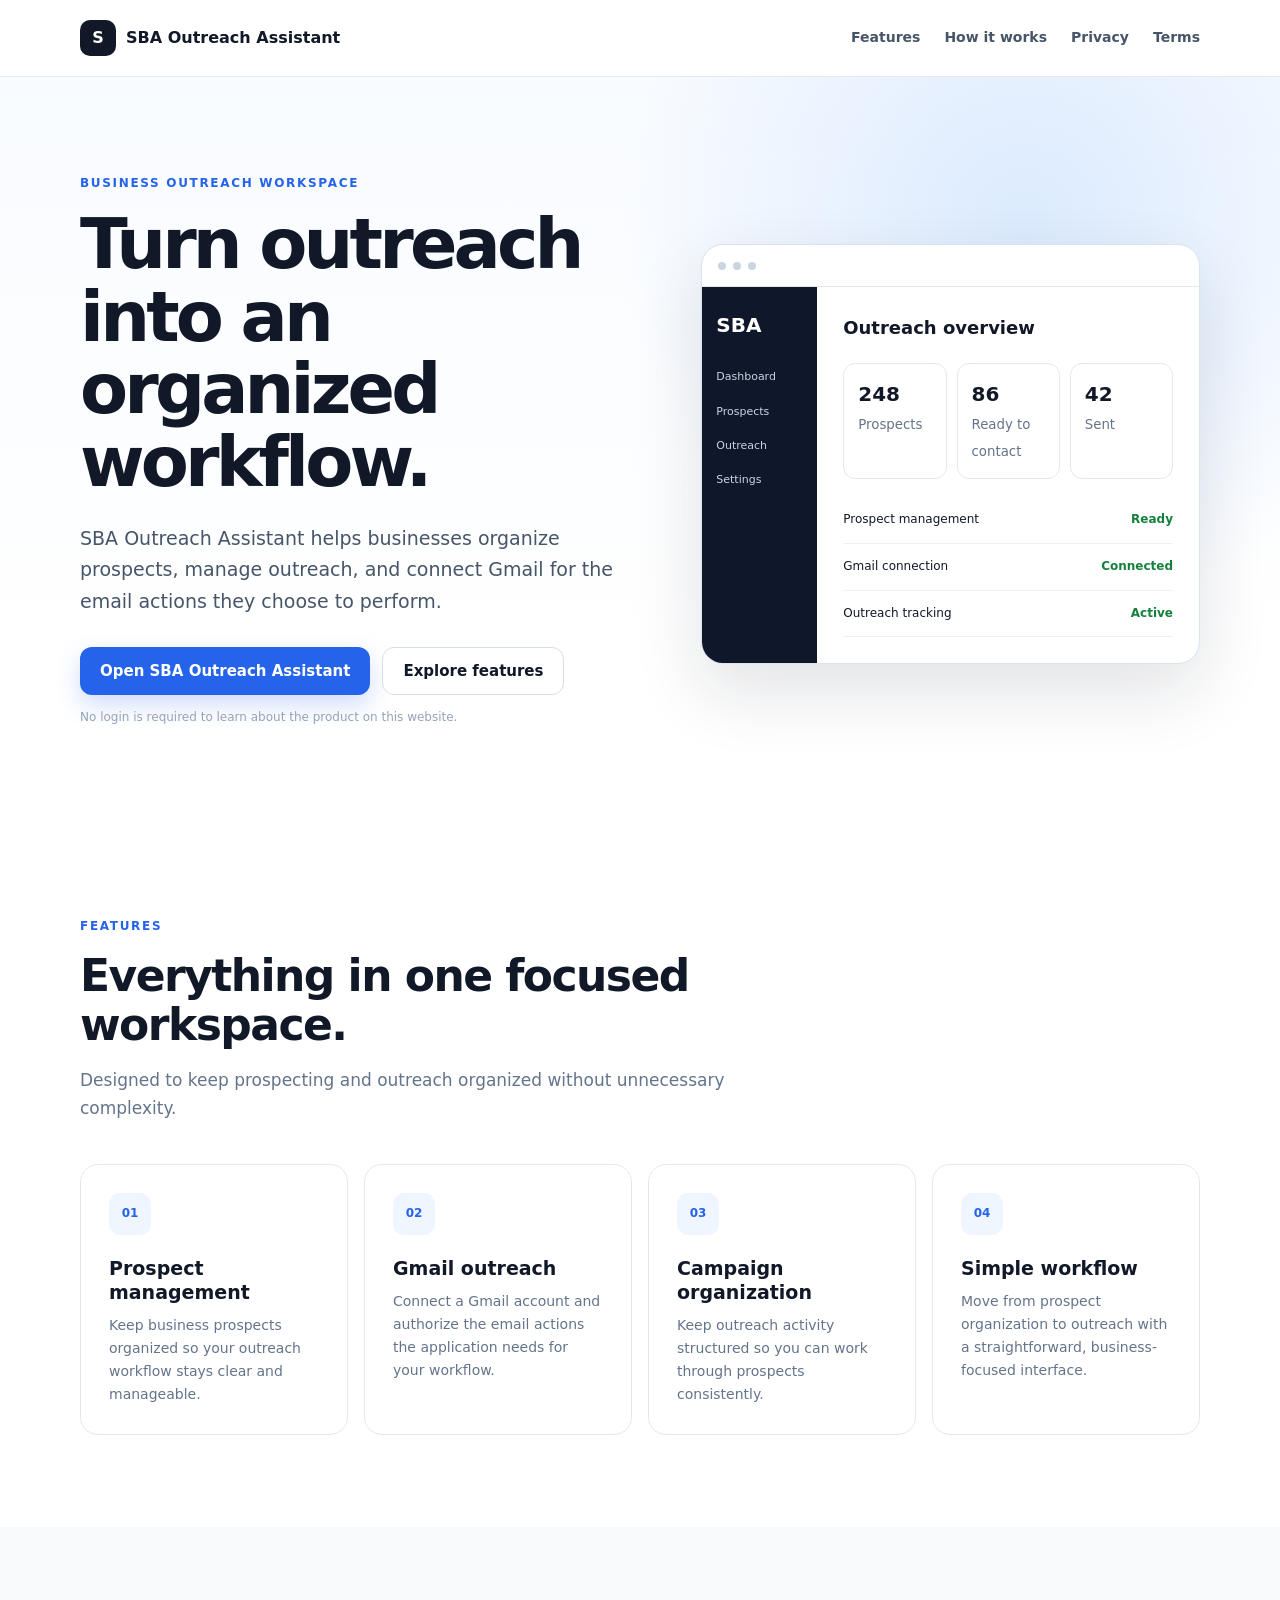
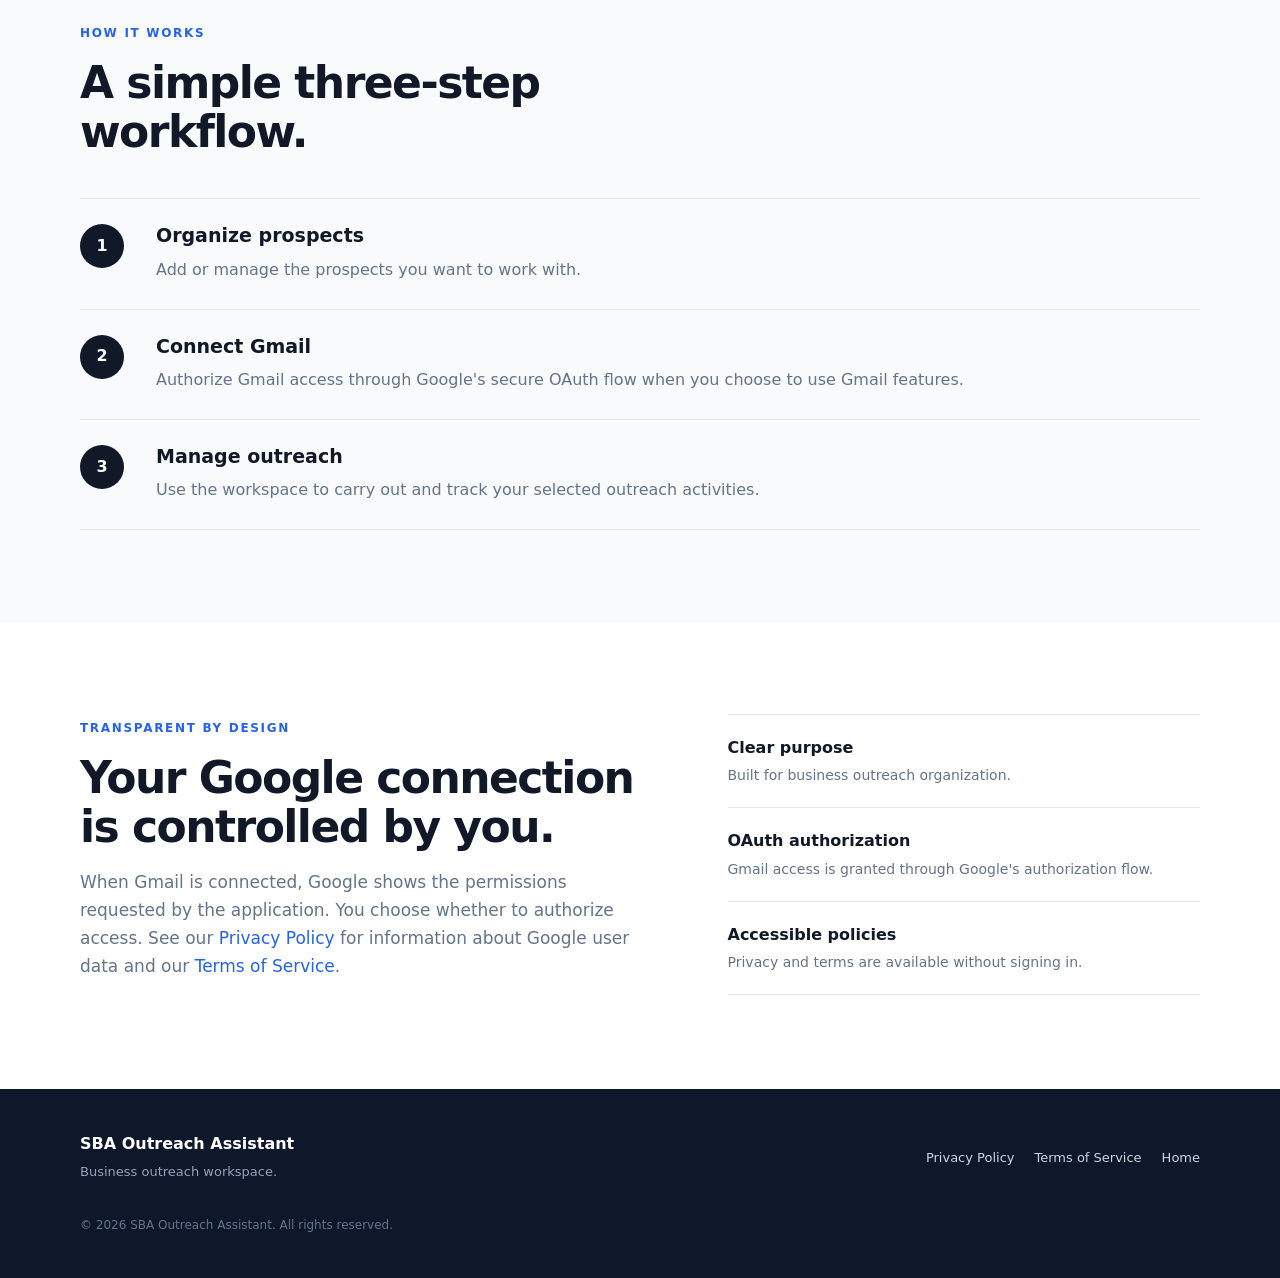
<file: index.html>
<!doctype html>
<html lang="en">
<head><meta charset="utf-8"><meta name="viewport" content="width=device-width,initial-scale=1"><meta name="description" content="SBA Outreach Assistant helps businesses organize prospects and manage Gmail outreach from one simple workspace."><title>SBA Outreach Assistant</title><link rel="stylesheet" href="style.css"></head>
<body>
<header class="site-header"><div class="container nav-wrap"><a class="brand" href="index.html"><span class="brand-mark">S</span><span>SBA Outreach Assistant</span></a><nav><a href="#features">Features</a><a href="#how-it-works">How it works</a><a href="privacy.html">Privacy</a><a href="terms.html">Terms</a></nav></div></header>
<main>
<section class="hero"><div class="container hero-grid"><div><span class="eyebrow">BUSINESS OUTREACH WORKSPACE</span><h1>Turn outreach into an organized workflow.</h1><p class="hero-copy">SBA Outreach Assistant helps businesses organize prospects, manage outreach, and connect Gmail for the email actions they choose to perform.</p><div class="hero-actions"><a class="button button-primary" href="YOUR_APP_URL">Open SBA Outreach Assistant</a><a class="button button-secondary" href="#features">Explore features</a></div><p class="small-note">No login is required to learn about the product on this website.</p></div><div class="hero-card"><div class="window-bar"><span></span><span></span><span></span></div><div class="mock-dashboard"><div class="mock-sidebar"><strong>SBA</strong><span>Dashboard</span><span>Prospects</span><span>Outreach</span><span>Settings</span></div><div class="mock-main"><div class="mock-title">Outreach overview</div><div class="stats"><div><b>248</b><small>Prospects</small></div><div><b>86</b><small>Ready to contact</small></div><div><b>42</b><small>Sent</small></div></div><div class="mock-row"><span>Prospect management</span><i>Ready</i></div><div class="mock-row"><span>Gmail connection</span><i>Connected</i></div><div class="mock-row"><span>Outreach tracking</span><i>Active</i></div></div></div></div></div></section>
<section id="features" class="section"><div class="container"><div class="section-heading"><span class="eyebrow">FEATURES</span><h2>Everything in one focused workspace.</h2><p>Designed to keep prospecting and outreach organized without unnecessary complexity.</p></div><div class="feature-grid"><article class="feature-card"><div class="icon">01</div><h3>Prospect management</h3><p>Keep business prospects organized so your outreach workflow stays clear and manageable.</p></article><article class="feature-card"><div class="icon">02</div><h3>Gmail outreach</h3><p>Connect a Gmail account and authorize the email actions the application needs for your workflow.</p></article><article class="feature-card"><div class="icon">03</div><h3>Campaign organization</h3><p>Keep outreach activity structured so you can work through prospects consistently.</p></article><article class="feature-card"><div class="icon">04</div><h3>Simple workflow</h3><p>Move from prospect organization to outreach with a straightforward, business-focused interface.</p></article></div></div></section>
<section id="how-it-works" class="section section-muted"><div class="container"><div class="section-heading"><span class="eyebrow">HOW IT WORKS</span><h2>A simple three-step workflow.</h2></div><div class="steps"><div class="step"><span>1</span><div><h3>Organize prospects</h3><p>Add or manage the prospects you want to work with.</p></div></div><div class="step"><span>2</span><div><h3>Connect Gmail</h3><p>Authorize Gmail access through Google's secure OAuth flow when you choose to use Gmail features.</p></div></div><div class="step"><span>3</span><div><h3>Manage outreach</h3><p>Use the workspace to carry out and track your selected outreach activities.</p></div></div></div></div></section>
<section class="trust-section"><div class="container trust-grid"><div><span class="eyebrow">TRANSPARENT BY DESIGN</span><h2>Your Google connection is controlled by you.</h2><p>When Gmail is connected, Google shows the permissions requested by the application. You choose whether to authorize access. See our <a href="privacy.html">Privacy Policy</a> for information about Google user data and our <a href="terms.html">Terms of Service</a>.</p></div><div class="trust-list"><div><strong>Clear purpose</strong><span>Built for business outreach organization.</span></div><div><strong>OAuth authorization</strong><span>Gmail access is granted through Google's authorization flow.</span></div><div><strong>Accessible policies</strong><span>Privacy and terms are available without signing in.</span></div></div></div></section>
</main>
<footer class="site-footer"><div class="container footer-wrap"><div><strong>SBA Outreach Assistant</strong><span>Business outreach workspace.</span></div><div class="footer-links"><a href="privacy.html">Privacy Policy</a><a href="terms.html">Terms of Service</a><a href="index.html">Home</a></div><div class="copyright">© 2026 SBA Outreach Assistant. All rights reserved.</div></div></footer>
</body></html>
</file>
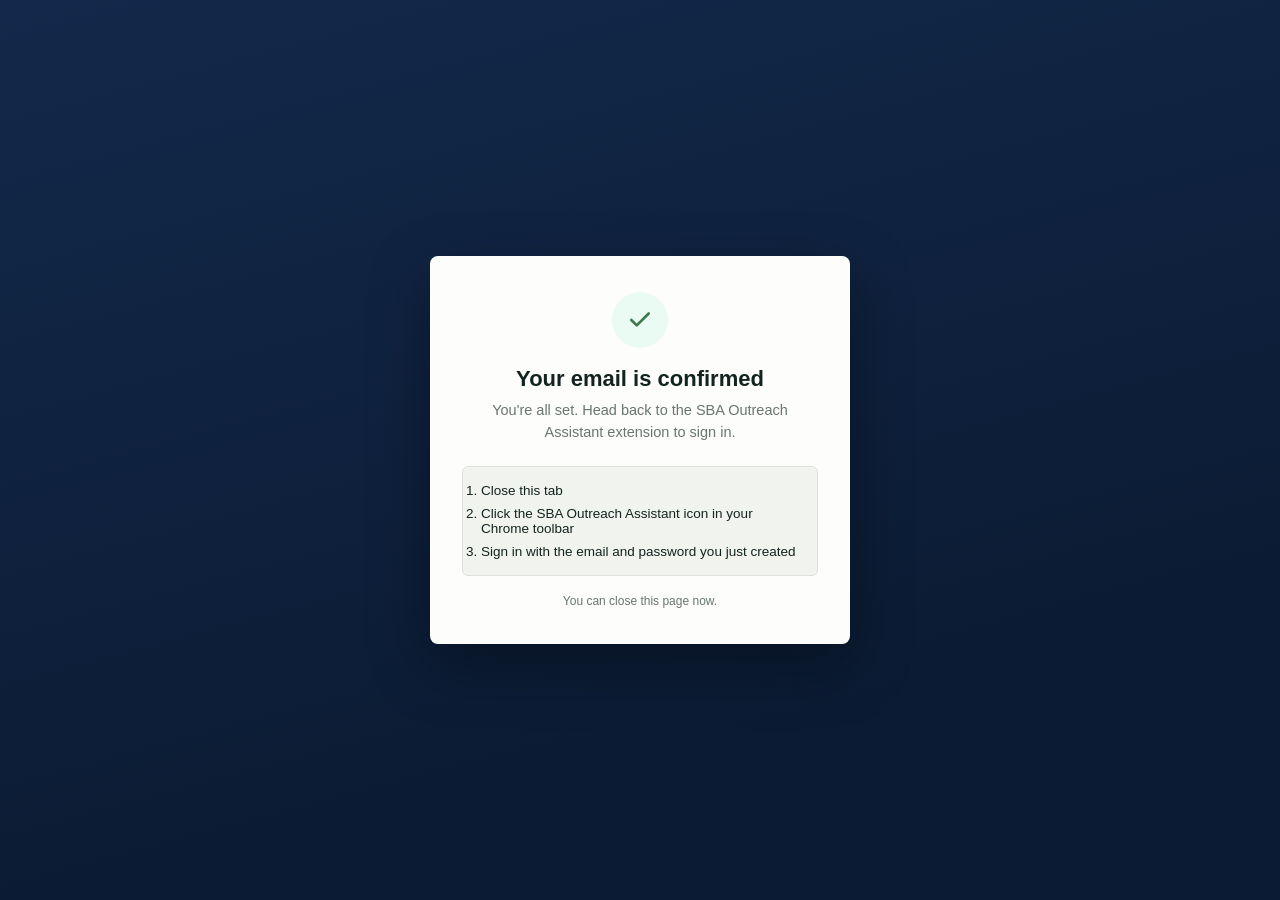
<file: confirmed.html>
<!DOCTYPE html>
<html lang="en">
<head>
<meta charset="utf-8">
<meta name="viewport" content="width=device-width, initial-scale=1">
<title>Email confirmed — SBA Outreach Assistant</title>
<style>
  :root{
    --ink:#132420; --route:#0f6b5c; --route-deep:#0b524a;
    --waypoint:#b8720e; --paper:#f1f3ee; --card:#fdfdfb; --line:#dde3da; --muted:#68766e;
  }
  *{box-sizing:border-box}
  body{margin:0;min-height:100vh;display:flex;align-items:center;justify-content:center;
    background:linear-gradient(165deg,#13294b,#0b1b33 75%);
    font-family:-apple-system,BlinkMacSystemFont,"Segoe UI",Roboto,Arial,sans-serif;padding:24px}
  .card{background:var(--card);border-radius:8px;max-width:420px;width:100%;padding:36px 32px;
    text-align:center;box-shadow:0 20px 60px rgba(0,0,0,.35)}
  .check{width:56px;height:56px;border-radius:50%;background:#eafbf3;display:flex;align-items:center;
    justify-content:center;margin:0 auto 18px}
  h1{font-size:22px;margin:0 0 8px;color:var(--ink);font-weight:700}
  p{color:var(--muted);font-size:14.5px;line-height:1.5;margin:0 0 22px}
  .steps{text-align:left;background:var(--paper);border:1px solid var(--line);border-radius:6px;
    padding:16px 18px;margin-bottom:8px;font-size:13.5px;color:var(--ink)}
  .steps li{margin-bottom:8px}
  .steps li:last-child{margin-bottom:0}
  .small{font-size:12px;color:var(--muted);margin-top:18px}
</style>
</head>
<body>
  <div class="card">
    <div class="check">
      <svg width="26" height="26" viewBox="0 0 24 24" fill="none" stroke="#3f7a4e" stroke-width="2.5" stroke-linecap="round" stroke-linejoin="round"><polyline points="20 6 9 17 4 12"/></svg>
    </div>
    <h1>Your email is confirmed</h1>
    <p>You're all set. Head back to the SBA Outreach Assistant extension to sign in.</p>
    <ol class="steps">
      <li>Close this tab</li>
      <li>Click the SBA Outreach Assistant icon in your Chrome toolbar</li>
      <li>Sign in with the email and password you just created</li>
    </ol>
    <div class="small">You can close this page now.</div>
  </div>
</body>
</html>
</file>
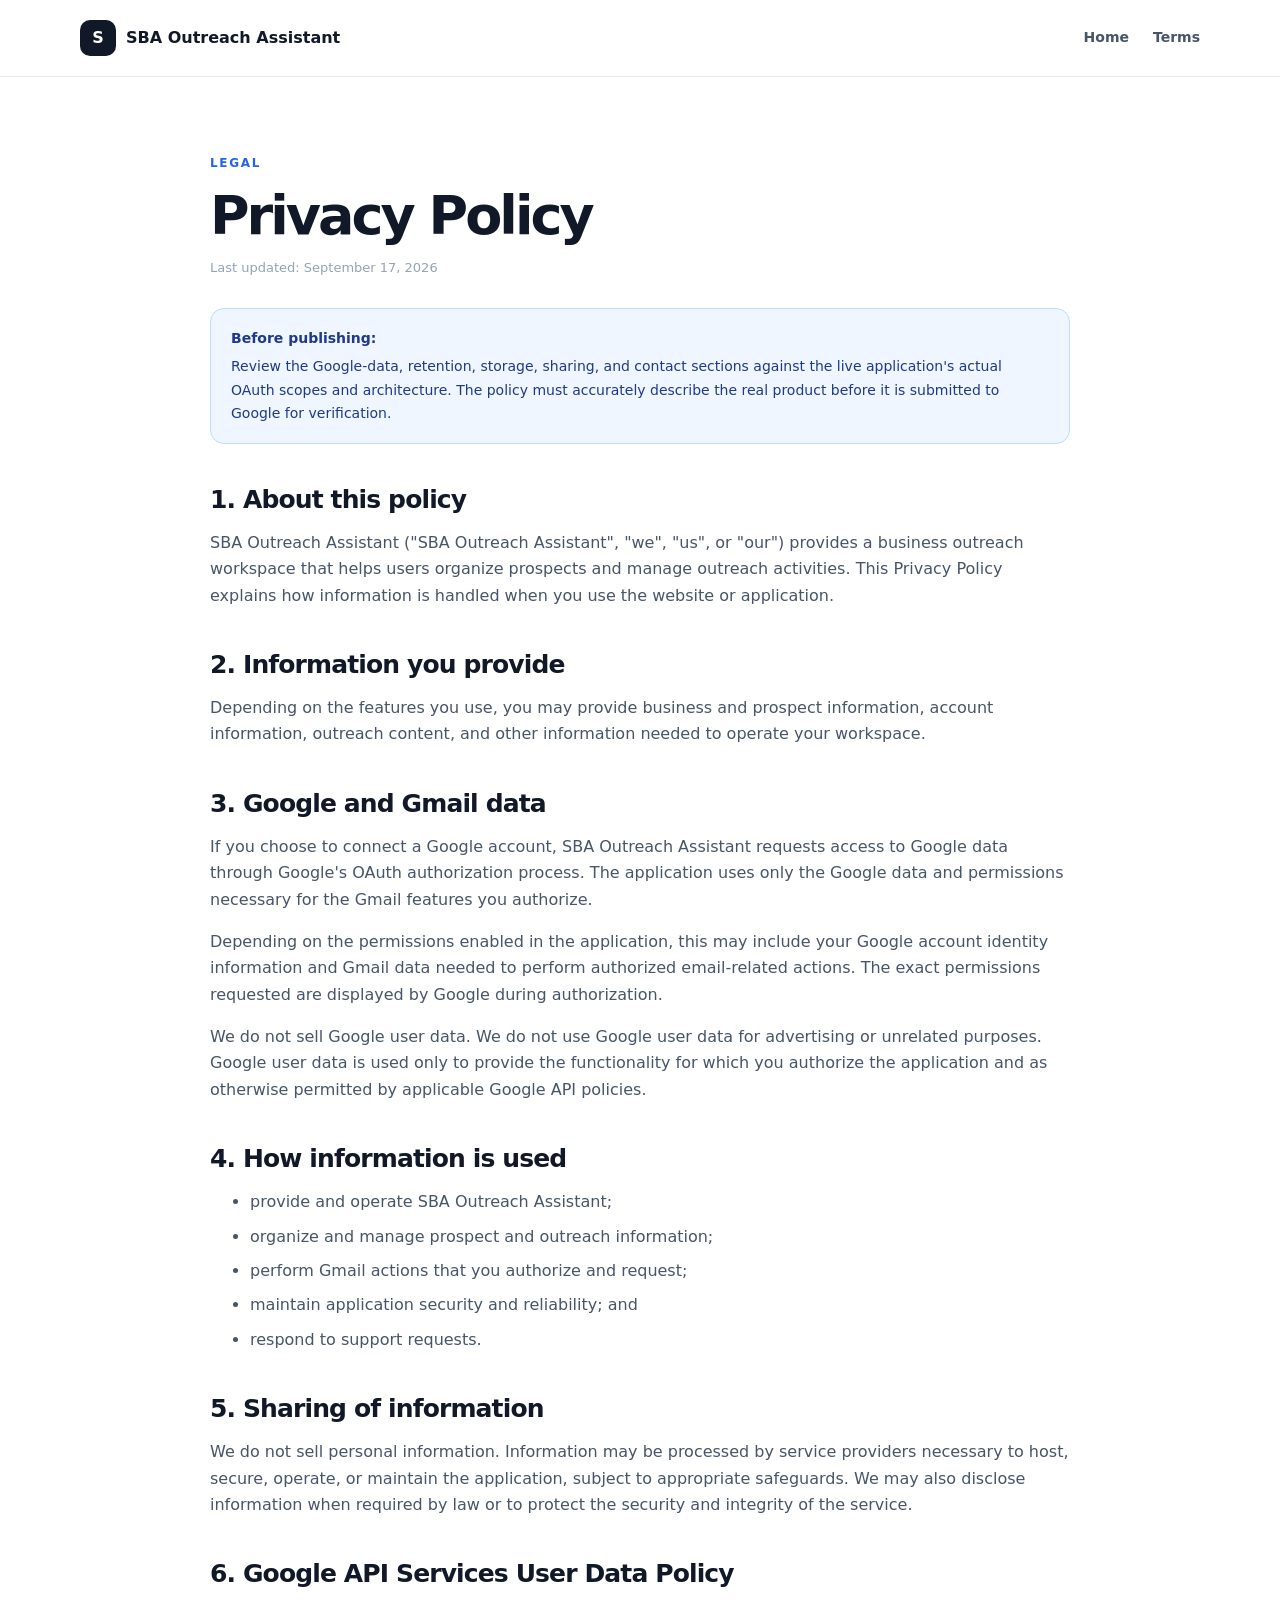
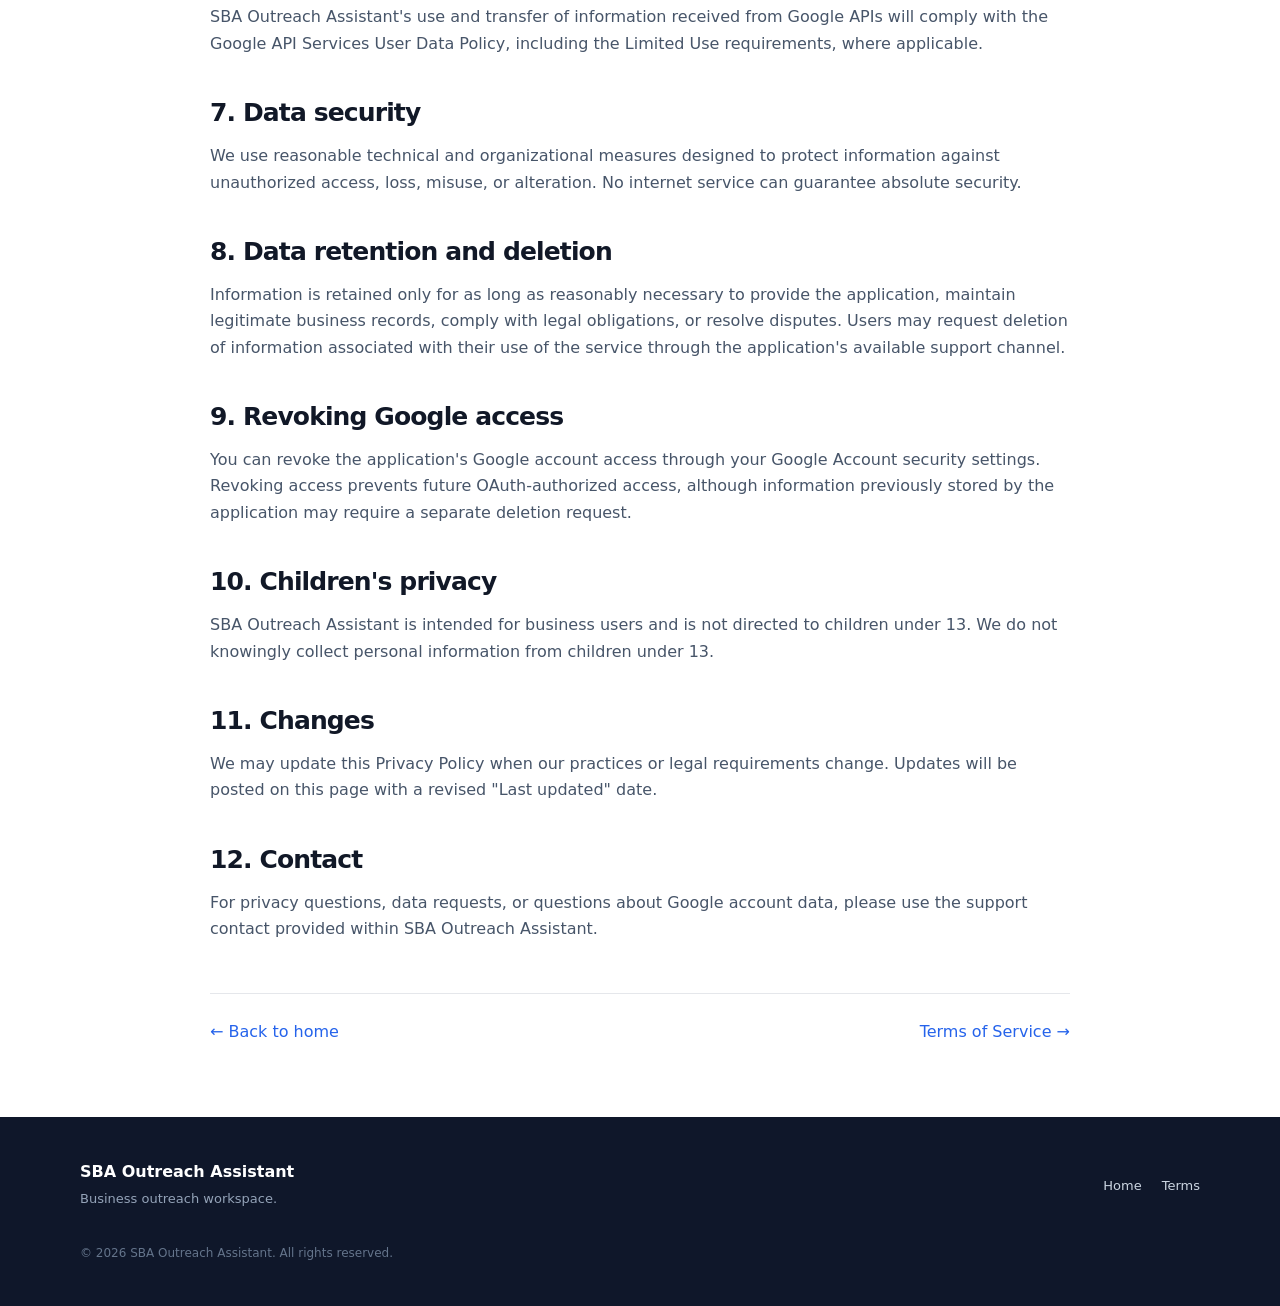
<file: privacy.html>
<!doctype html><html lang="en"><head><meta charset="utf-8"><meta name="viewport" content="width=device-width,initial-scale=1"><meta name="description" content="Privacy Policy for SBA Outreach Assistant."><title>Privacy Policy | SBA Outreach Assistant</title><link rel="stylesheet" href="style.css"></head><body>
<header class="site-header"><div class="container nav-wrap"><a class="brand" href="index.html"><span class="brand-mark">S</span><span>SBA Outreach Assistant</span></a><nav><a href="index.html">Home</a><a href="terms.html">Terms</a></nav></div></header>
<main class="legal-page"><div class="container legal-container"><span class="eyebrow">LEGAL</span><h1>Privacy Policy</h1><p class="updated">Last updated: September 17, 2026</p><div class="notice"><strong>Before publishing:</strong> Review the Google-data, retention, storage, sharing, and contact sections against the live application's actual OAuth scopes and architecture. The policy must accurately describe the real product before it is submitted to Google for verification.</div>
<h2>1. About this policy</h2><p>SBA Outreach Assistant ("SBA Outreach Assistant", "we", "us", or "our") provides a business outreach workspace that helps users organize prospects and manage outreach activities. This Privacy Policy explains how information is handled when you use the website or application.</p>
<h2>2. Information you provide</h2><p>Depending on the features you use, you may provide business and prospect information, account information, outreach content, and other information needed to operate your workspace.</p>
<h2>3. Google and Gmail data</h2><p>If you choose to connect a Google account, SBA Outreach Assistant requests access to Google data through Google's OAuth authorization process. The application uses only the Google data and permissions necessary for the Gmail features you authorize.</p><p>Depending on the permissions enabled in the application, this may include your Google account identity information and Gmail data needed to perform authorized email-related actions. The exact permissions requested are displayed by Google during authorization.</p><p>We do not sell Google user data. We do not use Google user data for advertising or unrelated purposes. Google user data is used only to provide the functionality for which you authorize the application and as otherwise permitted by applicable Google API policies.</p>
<h2>4. How information is used</h2><ul><li>provide and operate SBA Outreach Assistant;</li><li>organize and manage prospect and outreach information;</li><li>perform Gmail actions that you authorize and request;</li><li>maintain application security and reliability; and</li><li>respond to support requests.</li></ul>
<h2>5. Sharing of information</h2><p>We do not sell personal information. Information may be processed by service providers necessary to host, secure, operate, or maintain the application, subject to appropriate safeguards. We may also disclose information when required by law or to protect the security and integrity of the service.</p>
<h2>6. Google API Services User Data Policy</h2><p>SBA Outreach Assistant's use and transfer of information received from Google APIs will comply with the Google API Services User Data Policy, including the Limited Use requirements, where applicable.</p>
<h2>7. Data security</h2><p>We use reasonable technical and organizational measures designed to protect information against unauthorized access, loss, misuse, or alteration. No internet service can guarantee absolute security.</p>
<h2>8. Data retention and deletion</h2><p>Information is retained only for as long as reasonably necessary to provide the application, maintain legitimate business records, comply with legal obligations, or resolve disputes. Users may request deletion of information associated with their use of the service through the application's available support channel.</p>
<h2>9. Revoking Google access</h2><p>You can revoke the application's Google account access through your Google Account security settings. Revoking access prevents future OAuth-authorized access, although information previously stored by the application may require a separate deletion request.</p>
<h2>10. Children's privacy</h2><p>SBA Outreach Assistant is intended for business users and is not directed to children under 13. We do not knowingly collect personal information from children under 13.</p>
<h2>11. Changes</h2><p>We may update this Privacy Policy when our practices or legal requirements change. Updates will be posted on this page with a revised "Last updated" date.</p>
<h2>12. Contact</h2><p>For privacy questions, data requests, or questions about Google account data, please use the support contact provided within SBA Outreach Assistant.</p><div class="legal-nav"><a href="index.html">← Back to home</a><a href="terms.html">Terms of Service →</a></div></div></main>
<footer class="site-footer"><div class="container footer-wrap"><div><strong>SBA Outreach Assistant</strong><span>Business outreach workspace.</span></div><div class="footer-links"><a href="index.html">Home</a><a href="terms.html">Terms</a></div><div class="copyright">© 2026 SBA Outreach Assistant. All rights reserved.</div></div></footer></body></html>
</file>
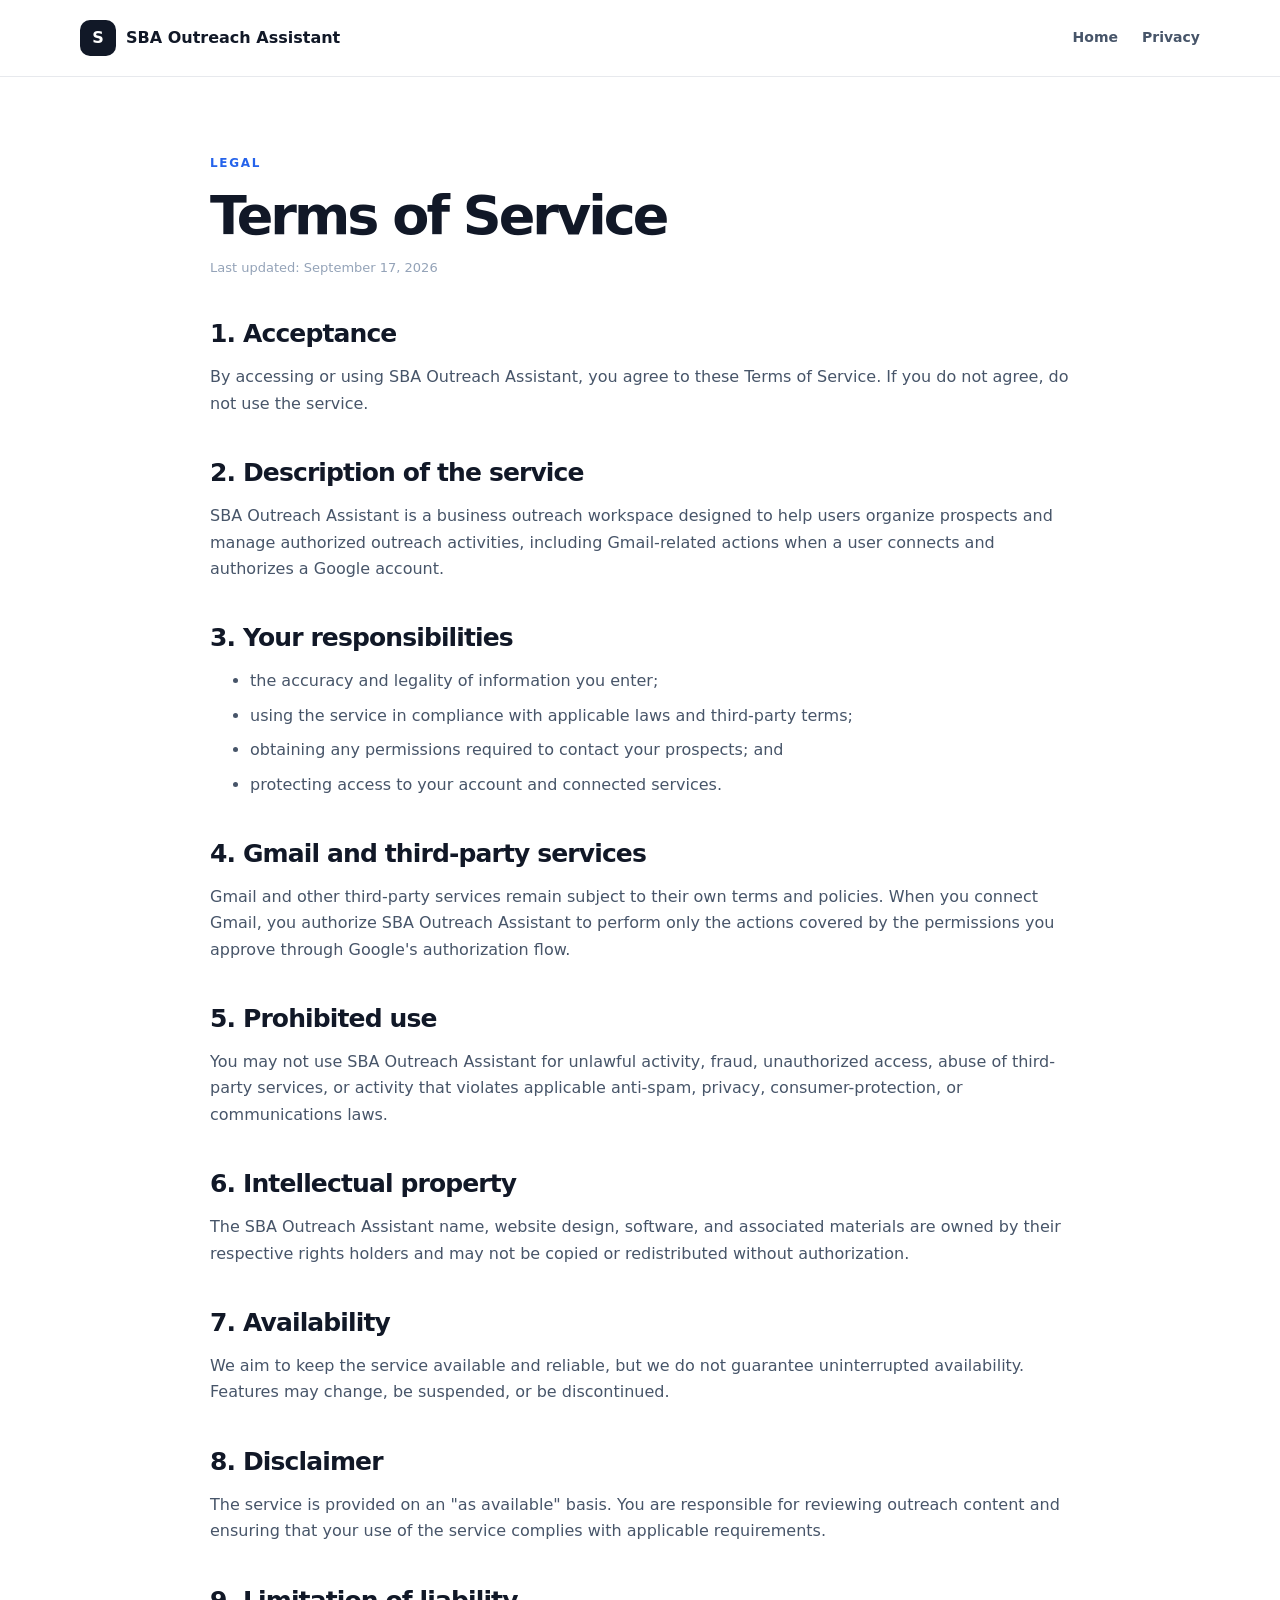
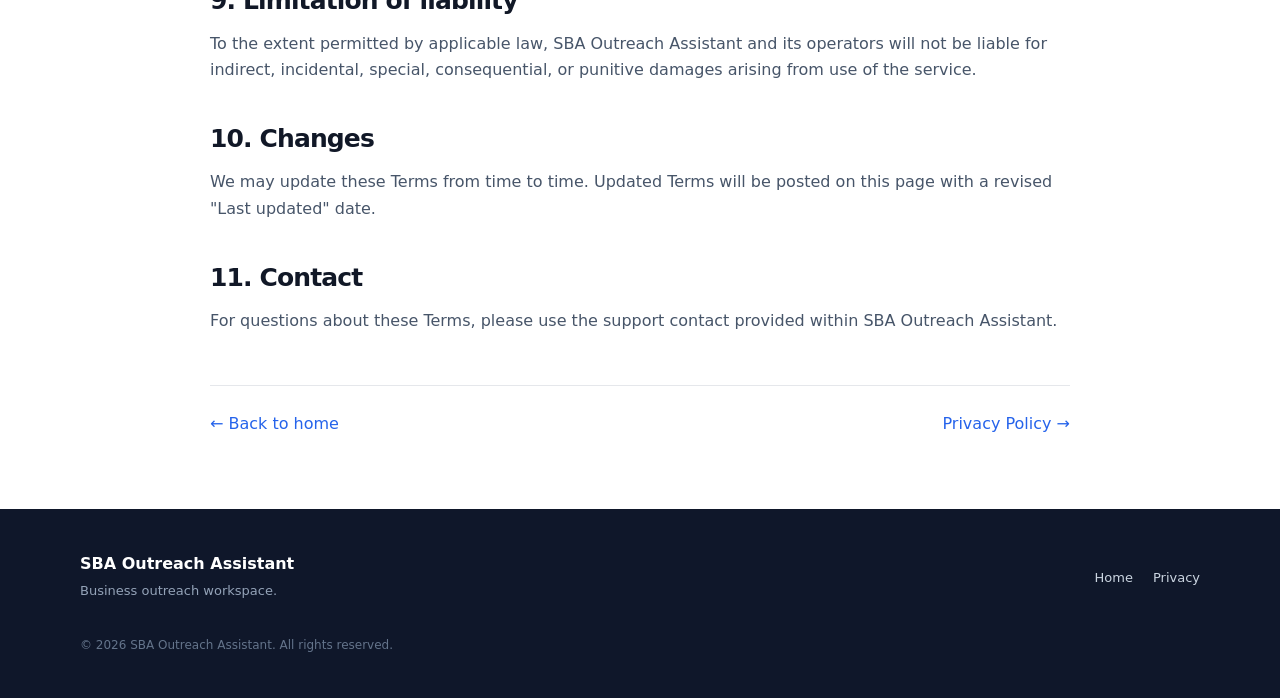
<file: terms.html>
<!doctype html><html lang="en"><head><meta charset="utf-8"><meta name="viewport" content="width=device-width,initial-scale=1"><meta name="description" content="Terms of Service for SBA Outreach Assistant."><title>Terms of Service | SBA Outreach Assistant</title><link rel="stylesheet" href="style.css"></head><body>
<header class="site-header"><div class="container nav-wrap"><a class="brand" href="index.html"><span class="brand-mark">S</span><span>SBA Outreach Assistant</span></a><nav><a href="index.html">Home</a><a href="privacy.html">Privacy</a></nav></div></header>
<main class="legal-page"><div class="container legal-container"><span class="eyebrow">LEGAL</span><h1>Terms of Service</h1><p class="updated">Last updated: September 17, 2026</p>
<h2>1. Acceptance</h2><p>By accessing or using SBA Outreach Assistant, you agree to these Terms of Service. If you do not agree, do not use the service.</p>
<h2>2. Description of the service</h2><p>SBA Outreach Assistant is a business outreach workspace designed to help users organize prospects and manage authorized outreach activities, including Gmail-related actions when a user connects and authorizes a Google account.</p>
<h2>3. Your responsibilities</h2><ul><li>the accuracy and legality of information you enter;</li><li>using the service in compliance with applicable laws and third-party terms;</li><li>obtaining any permissions required to contact your prospects; and</li><li>protecting access to your account and connected services.</li></ul>
<h2>4. Gmail and third-party services</h2><p>Gmail and other third-party services remain subject to their own terms and policies. When you connect Gmail, you authorize SBA Outreach Assistant to perform only the actions covered by the permissions you approve through Google's authorization flow.</p>
<h2>5. Prohibited use</h2><p>You may not use SBA Outreach Assistant for unlawful activity, fraud, unauthorized access, abuse of third-party services, or activity that violates applicable anti-spam, privacy, consumer-protection, or communications laws.</p>
<h2>6. Intellectual property</h2><p>The SBA Outreach Assistant name, website design, software, and associated materials are owned by their respective rights holders and may not be copied or redistributed without authorization.</p>
<h2>7. Availability</h2><p>We aim to keep the service available and reliable, but we do not guarantee uninterrupted availability. Features may change, be suspended, or be discontinued.</p>
<h2>8. Disclaimer</h2><p>The service is provided on an "as available" basis. You are responsible for reviewing outreach content and ensuring that your use of the service complies with applicable requirements.</p>
<h2>9. Limitation of liability</h2><p>To the extent permitted by applicable law, SBA Outreach Assistant and its operators will not be liable for indirect, incidental, special, consequential, or punitive damages arising from use of the service.</p>
<h2>10. Changes</h2><p>We may update these Terms from time to time. Updated Terms will be posted on this page with a revised "Last updated" date.</p>
<h2>11. Contact</h2><p>For questions about these Terms, please use the support contact provided within SBA Outreach Assistant.</p><div class="legal-nav"><a href="index.html">← Back to home</a><a href="privacy.html">Privacy Policy →</a></div></div></main>
<footer class="site-footer"><div class="container footer-wrap"><div><strong>SBA Outreach Assistant</strong><span>Business outreach workspace.</span></div><div class="footer-links"><a href="index.html">Home</a><a href="privacy.html">Privacy</a></div><div class="copyright">© 2026 SBA Outreach Assistant. All rights reserved.</div></div></footer></body></html>
</file>
<file: style.css>
*{box-sizing:border-box}:root{--ink:#111827;--muted:#64748b;--line:#e5e7eb;--soft:#f8fafc;--brand:#2563eb;--brand-dark:#1d4ed8}html{scroll-behavior:smooth}body{margin:0;font-family:Inter,ui-sans-serif,system-ui,-apple-system,BlinkMacSystemFont,"Segoe UI",sans-serif;color:var(--ink);background:#fff;line-height:1.65}a{color:var(--brand);text-decoration:none}a:hover{text-decoration:underline}.container{width:min(1120px,calc(100% - 40px));margin:auto}.site-header{position:sticky;top:0;z-index:20;background:rgba(255,255,255,.94);backdrop-filter:blur(12px);border-bottom:1px solid rgba(229,231,235,.9)}.nav-wrap{min-height:76px;display:flex;align-items:center;justify-content:space-between;gap:24px}.brand{display:flex;align-items:center;gap:10px;color:var(--ink);font-weight:800}.brand:hover{text-decoration:none}.brand-mark{display:grid;place-items:center;width:36px;height:36px;border-radius:10px;background:var(--ink);color:#fff;font-weight:900}nav{display:flex;gap:24px;align-items:center}nav a{color:#475569;font-size:14px;font-weight:600}.hero{padding:92px 0 80px;background:radial-gradient(circle at 80% 20%,#dbeafe 0,transparent 34%),linear-gradient(180deg,#f8fbff 0,#fff 80%)}.hero-grid{display:grid;grid-template-columns:1.05fr .95fr;gap:70px;align-items:center}.eyebrow{display:inline-block;font-size:12px;font-weight:800;letter-spacing:.14em;color:var(--brand);margin-bottom:14px}h1{font-size:clamp(44px,6vw,70px);line-height:1.04;letter-spacing:-.055em;margin:0 0 24px}h2{font-size:clamp(30px,4vw,44px);line-height:1.12;letter-spacing:-.035em;margin:0 0 14px}h3{font-size:19px;line-height:1.25;margin:0 0 9px}.hero-copy{font-size:19px;color:#475569;max-width:650px;margin:0 0 30px}.hero-actions{display:flex;gap:12px;flex-wrap:wrap}.button{display:inline-flex;align-items:center;justify-content:center;min-height:48px;padding:0 20px;border-radius:12px;font-weight:750;font-size:15px}.button:hover{text-decoration:none}.button-primary{background:var(--brand);color:#fff;box-shadow:0 10px 24px rgba(37,99,235,.22)}.button-primary:hover{background:var(--brand-dark)}.button-secondary{background:#fff;color:var(--ink);border:1px solid #d7dee8}.small-note{font-size:12px;color:#94a3b8;margin-top:13px}.hero-card{border:1px solid #dbe3ee;background:#fff;border-radius:22px;box-shadow:0 28px 70px rgba(15,23,42,.12);overflow:hidden}.window-bar{height:42px;border-bottom:1px solid var(--line);display:flex;align-items:center;gap:7px;padding:0 16px}.window-bar span{width:8px;height:8px;border-radius:50%;background:#cbd5e1}.mock-dashboard{display:grid;grid-template-columns:115px 1fr;min-height:320px}.mock-sidebar{background:#0f172a;color:#cbd5e1;padding:22px 14px;display:flex;flex-direction:column;gap:16px;font-size:11px}.mock-sidebar strong{font-size:20px;color:#fff;margin-bottom:10px}.mock-main{padding:26px}.mock-title{font-weight:800;font-size:18px;margin-bottom:20px}.stats{display:grid;grid-template-columns:repeat(3,1fr);gap:10px;margin-bottom:18px}.stats div{padding:14px;border:1px solid var(--line);border-radius:12px}.stats b{display:block;font-size:20px}.stats small{color:var(--muted)}.mock-row{display:flex;justify-content:space-between;padding:13px 0;border-bottom:1px solid #eef2f7;font-size:12px}.mock-row i{font-style:normal;color:#15803d;font-weight:700}.section{padding:92px 0}.section-muted{background:var(--soft)}.section-heading{max-width:700px;margin-bottom:42px}.section-heading p{color:var(--muted);font-size:17px}.feature-grid{display:grid;grid-template-columns:repeat(4,1fr);gap:16px}.feature-card{padding:28px;border:1px solid var(--line);border-radius:18px;background:#fff}.icon{display:grid;place-items:center;width:42px;height:42px;border-radius:11px;background:#eff6ff;color:var(--brand);font-weight:850;font-size:12px;margin-bottom:22px}.feature-card p{color:var(--muted);font-size:14px;margin:0}.steps{display:grid}.step{display:grid;grid-template-columns:56px 1fr;gap:20px;padding:25px 0;border-top:1px solid var(--line)}.step:last-child{border-bottom:1px solid var(--line)}.step>span{display:grid;place-items:center;width:44px;height:44px;border-radius:50%;background:var(--ink);color:#fff;font-weight:800}.step p{margin:0;color:var(--muted)}.trust-section{padding:92px 0}.trust-grid{display:grid;grid-template-columns:1.1fr .9fr;gap:70px;align-items:start}.trust-grid p{color:var(--muted);font-size:17px}.trust-list{border-top:1px solid var(--line)}.trust-list div{padding:20px 0;border-bottom:1px solid var(--line);display:flex;flex-direction:column;gap:3px}.trust-list span{color:var(--muted);font-size:14px}.site-footer{background:#0f172a;color:#cbd5e1;padding:42px 0}.footer-wrap{display:grid;grid-template-columns:1fr auto;gap:22px}.footer-wrap strong{display:block;color:#fff}.footer-wrap span{font-size:13px;color:#94a3b8}.footer-links{display:flex;gap:20px;align-items:center}.footer-links a{color:#cbd5e1;font-size:13px}.copyright{grid-column:1/-1;font-size:12px;color:#64748b;padding-top:10px}.legal-page{padding:72px 0}.legal-container{max-width:860px}.legal-container h1{font-size:54px;margin-bottom:8px}.legal-container h2{font-size:25px;margin-top:42px}.legal-container p,.legal-container li{color:#475569}.legal-container li{margin:8px 0}.updated{font-size:13px;color:#94a3b8!important}.notice{margin:30px 0;padding:18px 20px;border:1px solid #bfdbfe;background:#eff6ff;border-radius:14px;color:#1e3a8a;font-size:14px}.notice strong{display:block;margin-bottom:5px}.legal-nav{display:flex;justify-content:space-between;gap:20px;border-top:1px solid var(--line);margin-top:50px;padding-top:25px}@media(max-width:900px){.hero-grid,.trust-grid{grid-template-columns:1fr}.feature-grid{grid-template-columns:repeat(2,1fr)}.hero{padding-top:65px}.mock-dashboard{min-height:290px}}@media(max-width:640px){.container{width:min(100% - 28px,1120px)}nav{display:none}.hero{padding:58px 0}.hero-copy{font-size:17px}.feature-grid{grid-template-columns:1fr}.section,.trust-section{padding:68px 0}.footer-wrap{grid-template-columns:1fr}.footer-links{flex-wrap:wrap}.copyright{grid-column:auto}.mock-dashboard{grid-template-columns:85px 1fr}.mock-sidebar{font-size:10px}.mock-main{padding:18px}.stats{grid-template-columns:1fr}.legal-container h1{font-size:42px}.legal-nav{flex-direction:column}}
</file>
